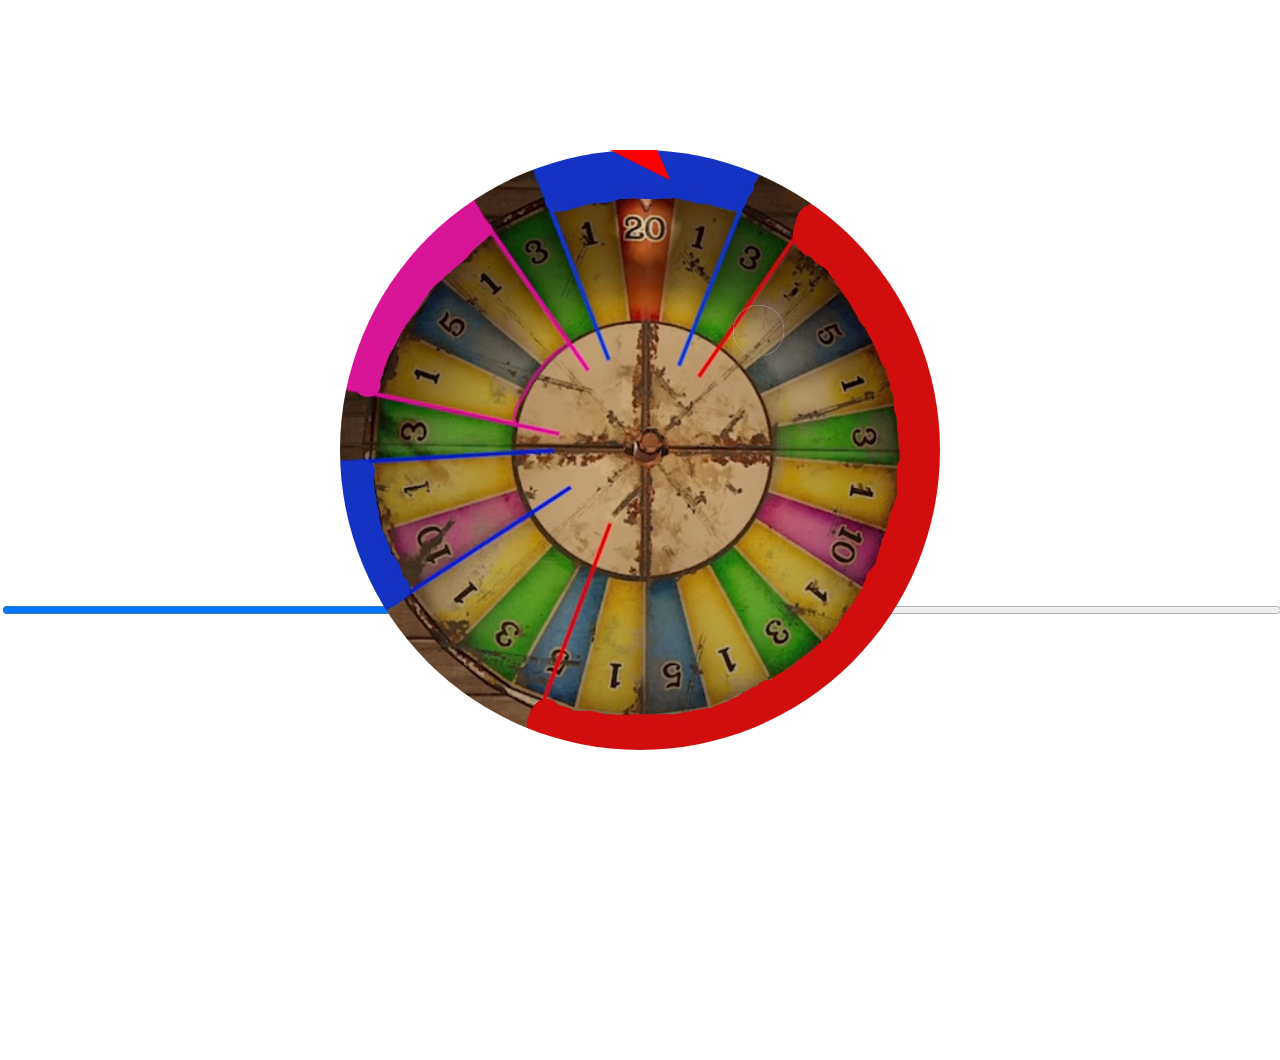
<file: wheel_html.html>
<!DOCTYPE html>
<html>
  <head>
    <meta charset="utf-8">
    <title>Wheel Slider</title>
    <style>
      html, body {
        margin: 0;
        padding: 0;
        width: 100%;
        height: 100%;
        overflow: hidden;
      }

      .slider {
        position: absolute;
        width: 100%;
        height: 100%;
        top: 67.5%;
        left: 50%;
        transform: translate(-50%, -50%);
      }

      .slider::-webkit-slider-thumb {
        -webkit-appearance: none;
        appearance: none;
        width: 30px;
        height: 30px;
        background: #F44336;
        cursor: pointer;
      }

      .slider::-moz-range-thumb {
        width: 30px;
        height: 30px;
        background: #F44336;
        cursor: pointer;
      }

      .slider::-ms-thumb {
        width: 30px;
        height: 30px;
        background: #F44336;
        cursor: pointer;
      }

      .wheel-container {
        position: absolute;
        top: 50%;
        left: 50%;
        transform: translate(-50%, -50%);
        width: 600px;
        height: 600px;
        overflow: hidden; /* Ensure pointer overlaps */
      }

      .wheel {
        position: relative;
        width: 100%;
        height: 100%;
        border-radius: 50%;
        background-image: url('wheel.jpg');
        background-size: cover;
        background-position: center;
        background-repeat: no-repeat;
        cursor: grab;
      }
      
      .pointer {
        position: absolute;
        top: -5%; /* Overlap a bit over the top */
        left: 50%;
        transform: translateX(-50%);
        width: 10%;
        padding-top: 10%;
        background-image: url('pointer.png');
        background-size: contain;
        background-position: center;
        background-repeat: no-repeat;
        z-index: 1;
      }
    </style>
  </head>
  <body>
    <input type="range" min="0" max="360" value="180" class="slider" oninput="rotateWheel(this.value)">
    <div class="wheel-container" id="wheelContainer">
      <div class="wheel" id="wheel"></div>
      <div class="pointer" id="pointer"></div>
    </div>
    
    <script>
      const wheel = document.getElementById('wheel');
      const wheelContainer = document.getElementById('wheelContainer');
      const pointer = document.getElementById('pointer');
      let isDragging = false;
      let previousAngle = 0;

      function rotateWheel(deg) {
        wheel.style.transform = `rotate(${deg}deg)`;
      }

      function getAngle(event) {
        const centerX = wheelContainer.offsetLeft + wheelContainer.offsetWidth / 2;
        const centerY = wheelContainer.offsetTop + wheelContainer.offsetHeight / 2;
        const deltaX = event.clientX - centerX;
        const deltaY = event.clientY - centerY;
        return Math.atan2(deltaY, deltaX) * (180 / Math.PI);
      }

      function startDrag(event) {
        isDragging = true;
        previousAngle = getAngle(event);
        document.addEventListener('mousemove', drag);
        document.addEventListener('mouseup', endDrag);
      }

      function drag(event) {
        if (!isDragging) return;
        const currentAngle = getAngle(event);
        const deltaAngle = currentAngle - previousAngle;
        const currentRotation = parseInt(wheel.style.transform.replace('rotate(', '').replace('deg)', ''));
        const newRotation = (currentRotation + deltaAngle) % 360;
        wheel.style.transform = `rotate(${newRotation}deg)`;
        previousAngle = currentAngle;
      }

      function endDrag() {
        isDragging = false;
        document.removeEventListener('mousemove', drag);
        document.removeEventListener('mouseup', endDrag);
      }

      wheel.addEventListener('mousedown', startDrag);
    </script>
  </body>
</html>
</file>
